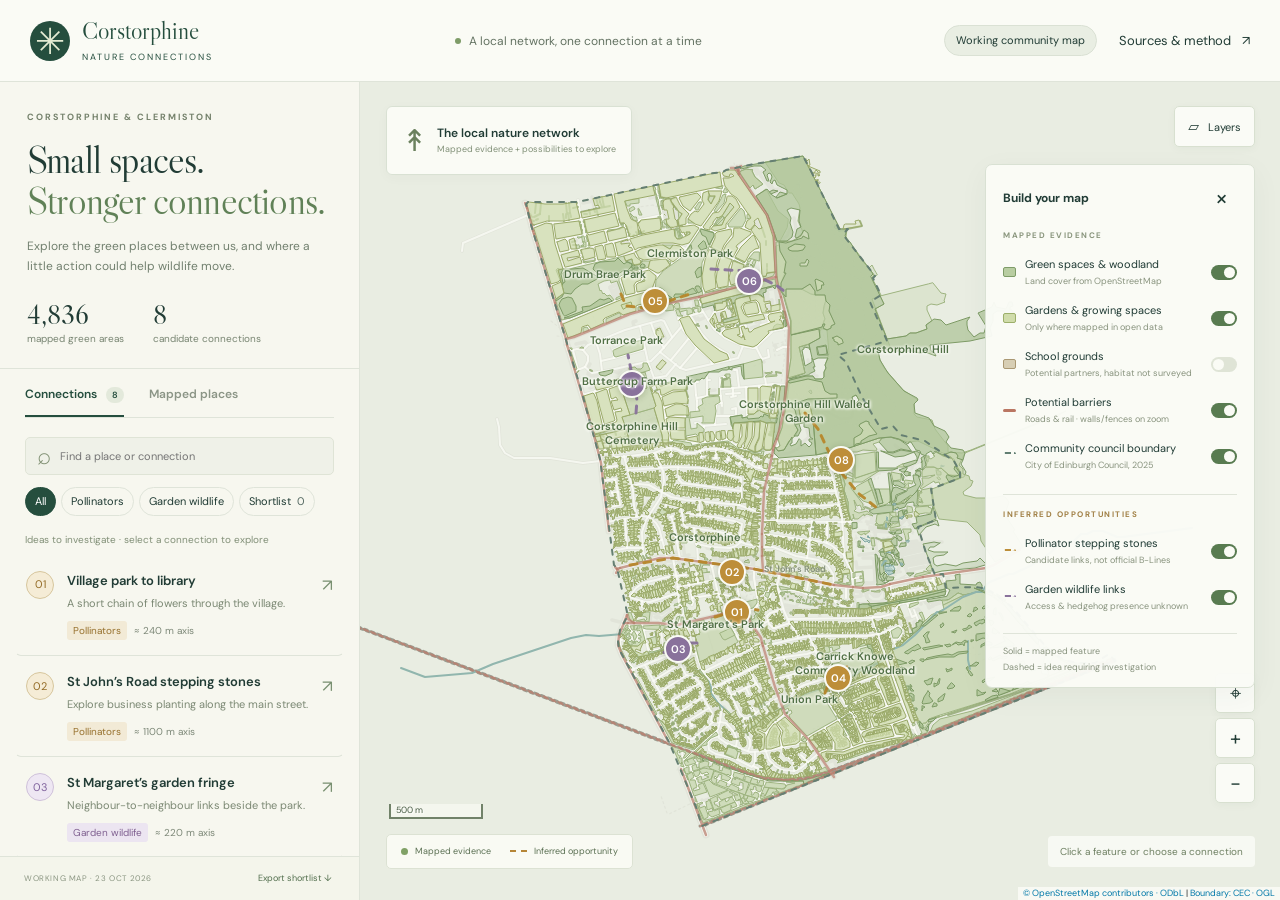
<file: index.html>
<!doctype html>
<html lang="en-GB">
<head>
  <meta charset="utf-8"><meta name="viewport" content="width=device-width,initial-scale=1">
  <meta name="description" content="Explore Corstorphine’s habitats and potential nature connections.">
  <title>Corstorphine · Nature Connections</title>
  <link rel="stylesheet" href="vendor/leaflet.css"><link rel="stylesheet" href="style.css">
</head>
<body>
<header class="topbar">
  <a href="https://corstorphineinbloom.com/" class="brand" aria-label="Corstorphine Nature Connections home"><span class="brand-icon">✳</span><span>Corstorphine<span class="brand-sub">NATURE CONNECTIONS</span></span></a>
  <div class="header-note"><span class="live-dot"></span> A local network, one connection at a time</div>
  <div class="header-actions"><span class="private">Working community map</span><button id="sources" class="text-button">Sources & method <span>↗</span></button></div>
</header>
<main>
  <aside class="sidebar" aria-label="Explore the nature network">
    <div class="intro"><div class="eyebrow">CORSTORPHINE & CLERMISTON</div><h1>Small spaces.<br><em>Stronger connections.</em></h1><p>Explore the green places between us, and where a little action could help wildlife move.</p><div class="stats"><div><strong id="habitat-count">—</strong><span>mapped green areas</span></div><div><strong id="connection-count">—</strong><span>candidate connections</span></div></div></div>
    <div class="explorer">
      <div class="tabs" role="tablist" aria-label="Explore"><button id="connections-tab" class="tab active" role="tab" aria-selected="true">Connections <span id="tab-count"></span></button><button id="places-tab" class="tab" role="tab" aria-selected="false">Mapped places</button></div>
      <div class="search-wrap"><span>⌕</span><input id="search" type="search" placeholder="Find a place or connection" aria-label="Find a place or connection"></div>
      <div class="filters" aria-label="Connection type"><button class="filter active" data-filter="all">All</button><button class="filter" data-filter="pollinator">Pollinators</button><button class="filter" data-filter="garden">Garden wildlife</button><button class="filter" data-filter="saved">Shortlist <span id="saved-count">0</span></button></div>
      <p id="list-context" class="list-context">Ideas to investigate · select a connection to explore</p>
      <div id="results" class="results" aria-live="polite"></div>
    </div>
    <div class="sidebar-footer"><span>WORKING MAP · 23 OCT 2026</span><button id="export" title="Export shortlisted candidates and your notes as GeoJSON">Export shortlist ↓</button></div>
  </aside>
  <section class="map-section" aria-label="Interactive habitat map">
    <div id="map" role="region" aria-label="Map of Corstorphine habitats and candidate connections"></div>
    <div class="map-top"><div class="map-title"><span class="compass">↟</span><div><strong>The local nature network</strong><span>Mapped evidence + possibilities to explore</span></div></div><button id="layers-toggle" class="map-button" aria-expanded="true" aria-controls="layers-panel">▱ <span>Layers</span></button></div>
    <div id="layers-panel" class="layers-panel">
      <div class="panel-heading"><strong>Build your map</strong><button id="close-layers" class="icon-button" aria-label="Close layers">×</button></div>
      <p class="layer-section-title">MAPPED EVIDENCE</p>
      <label class="layer-row"><span class="swatch green"></span><span>Green spaces & woodland<small>Land cover from OpenStreetMap</small></span><input type="checkbox" data-layer="habitat" checked aria-label="Green spaces and woodland"></label>
      <label class="layer-row"><span class="swatch garden"></span><span>Gardens & growing spaces<small>Only where mapped in open data</small></span><input type="checkbox" data-layer="gardens" checked aria-label="Gardens and growing spaces"></label>
      <label class="layer-row"><span class="swatch school"></span><span>School grounds<small>Potential partners, habitat not surveyed</small></span><input type="checkbox" data-layer="schools" aria-label="School grounds"></label>
      <label class="layer-row"><span class="swatch barrier"></span><span>Potential barriers<small>Roads & rail · walls/fences on zoom</small></span><input type="checkbox" data-layer="barriers" checked aria-label="Potential barriers"></label>
      <label class="layer-row"><span class="swatch boundary"></span><span>Community council boundary<small>City of Edinburgh Council, 2025</small></span><input type="checkbox" data-layer="boundary" checked aria-label="Community council boundary"></label>
      <p class="layer-section-title opportunities">INFERRED OPPORTUNITIES</p>
      <label class="layer-row"><span class="swatch bee"></span><span>Pollinator stepping stones<small>Candidate links, not official B-Lines</small></span><input type="checkbox" data-layer="pollinator" checked aria-label="Pollinator stepping stones"></label>
      <label class="layer-row"><span class="swatch wildlife"></span><span>Garden wildlife links<small>Access & hedgehog presence unknown</small></span><input type="checkbox" data-layer="garden" checked aria-label="Garden wildlife links"></label>
      <div class="layer-foot">Solid = mapped feature<br>Dashed = idea requiring investigation</div>
    </div>
    <div class="map-tools"><button id="fit" class="map-button" aria-label="Fit map to community council area" title="Fit local area">⌖</button><button id="zoom-in" class="map-button" aria-label="Zoom in">+</button><button id="zoom-out" class="map-button" aria-label="Zoom out">−</button></div>
    <div class="map-bottom"><div class="map-legend"><span><i class="dot evidence"></i>Mapped evidence</span><span><i class="dash"></i>Inferred opportunity</span></div><div class="map-tip">Click a feature or choose a connection</div></div>
    <div id="detail" class="detail-panel" hidden aria-label="Selected feature details"></div>
    <div id="loading" class="loading">Loading the local nature map…</div>
  </section>
</main>
<dialog id="source-dialog"><div class="dialog-head"><div><div class="eyebrow">READING THE MAP</div><h2>Evidence, ideas & open data</h2></div><button class="icon-button" id="close-sources" aria-label="Close sources">×</button></div><div class="source-content">
  <div class="method-callout">This is a working discussion map. Dashed connections are suggestions for investigation, not surveyed wildlife routes, confirmed habitats or Council-approved projects.</div>
  <h3>What is mapped evidence?</h3><p>Solid green and blue shapes, streets, paths and boundary geometry come from open mapping records. Their existence in a dataset does not establish ecological quality, public access, ownership or current condition. A road is mapped evidence; its effect on a particular species is an inference.</p>
  <h3>Data sources & attribution</h3><div id="source-metadata"></div>
  <p><a href="data/habitats.geojson" download>Download mapped green areas (GeoJSON)</a> · <a href="data/evidence.geojson" download>Download transport, boundaries of gardens & schools (GeoJSON)</a> · <a href="data/boundary.geojson" download>Council boundary (GeoJSON)</a> · <a href="data/candidates.geojson" download>Candidate connections (GeoJSON)</a></p>
  <h3>How the opportunities were drawn</h3><p>Candidate axes were manually drawn between nearby mapped green spaces, streets or neighbourhoods. They are illustrative lines, not least-cost paths or exact intervention sites. Their indicative lengths follow these lines and do not measure an ecological gap. No species movement, planting quality, garden access or flowering continuity has been verified. There is no universal bee-flight threshold applied here.</p>
  <p>Garden wildlife links identify areas for neighbour engagement. Domestic gardens are incompletely mapped; no private garden is assumed to be accessible. The map does not contain a verified hedgehog population, fence-hole inventory or a complete tree canopy layer. Blank areas mean missing information, not absence of habitat.</p>
  <h3>Policy & practical guidance</h3><ul>
  <li><a href="https://www.thrivinggreenspaces.scot/homepage/15/edinburgh-nature-network" target="_blank" rel="noopener">Edinburgh Nature Network</a> — supports connected habitats, improved verges and community involvement. Its official action polygons have not been imported; these candidates need checking against the Council’s network.</li>
  <li><a href="https://www.edinburgh.gov.uk/downloads/file/33491/edinburgh-biodiversityaction-plan-2022-2027" target="_blank" rel="noopener">Edinburgh Biodiversity Action Plan 2022–2027</a> — context for habitat and species projects.</li>
  <li><a href="https://www.buglife.org.uk/our-work/b-lines/" target="_blank" rel="noopener">Buglife B-Lines</a> — flower-rich stepping stones. The official B-Lines dataset is not shown; the amber links are local suggestions.</li>
  <li><a href="https://www.hedgehogstreet.org/help-hedgehogs/link-your-garden/" target="_blank" rel="noopener">Hedgehog Street: link your garden</a> — 13 × 13 cm openings can connect consenting neighbours’ gardens; choose safe locations away from traffic and check suitability with owners.</li>
  <li><a href="https://corstorphineinbloom.com/2026/03/24/corstorphine-library/" target="_blank" rel="noopener">Corstorphine in Bloom’s library planter</a> — local evidence of community planting, with the candidate endpoint approximate. No full planter inventory is claimed.</li>
  <li><a href="https://edinburghgreenspacesforum.wordpress.com/2024/10/13/policy-documents/" target="_blank" rel="noopener">Edinburgh Green Spaces Forum policy guide</a> — links to wider Council policy documents.</li></ul>
  <h3>Before making an intervention</h3><p>Walk the candidate area. Record seasonal flowers, hedge gaps, shade, mowing, lighting and safe crossings. Check land ownership, utilities, permissions and maintenance. Protect pavement access and sightlines. Agree the approach with Council officers and local partners, then measure what changes.</p>
  <h3>Your private working notes</h3><p>Shortlists and notes are saved in this browser only. They do not sync between devices. Export your shortlist to keep or share a copy. No notes are sent to an external service.</p>
</div></dialog>
<dialog id="export-dialog"><div class="dialog-head"><div><div class="eyebrow">YOUR WORKING COPY</div><h2>Export your shortlist</h2></div><button class="icon-button" id="close-export" aria-label="Close export">×</button></div><div class="source-content"><p id="export-summary"></p><p><a id="download-export" class="primary-button" download="corstorphine-nature-shortlist.geojson">Download GeoJSON ↓</a></p><p>You can also select and copy the data below. This copy includes your notes.</p><label for="export-data">Shortlist data</label><textarea id="export-data" readonly style="display:block;width:100%;height:210px;margin-top:8px;padding:10px;font:11px/1.5 monospace;border:1px solid #d4ddcd;border-radius:4px;background:#f2f4e9;color:#213c35"></textarea></div></dialog><div id="toast" role="status" hidden></div>
<script src="vendor/leaflet.js"></script><script src="app.js"></script>
</body></html>
</file>
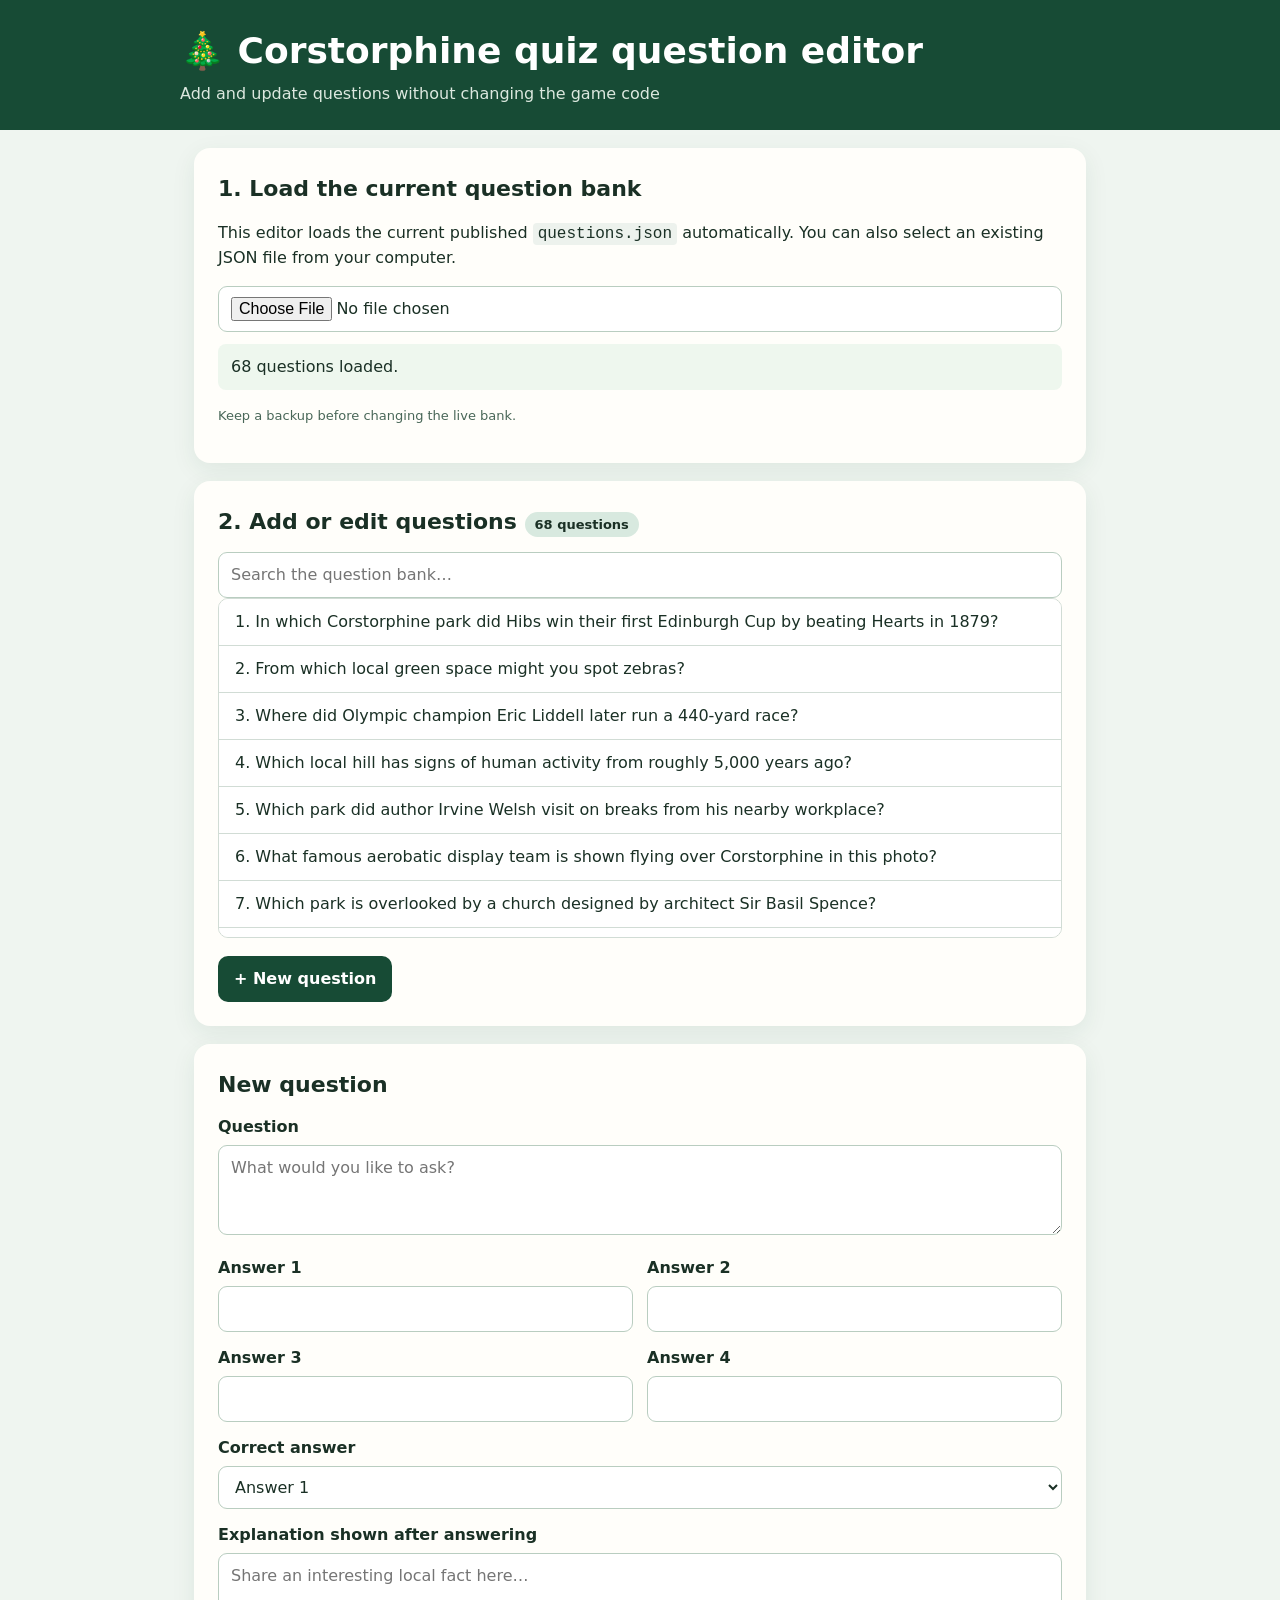
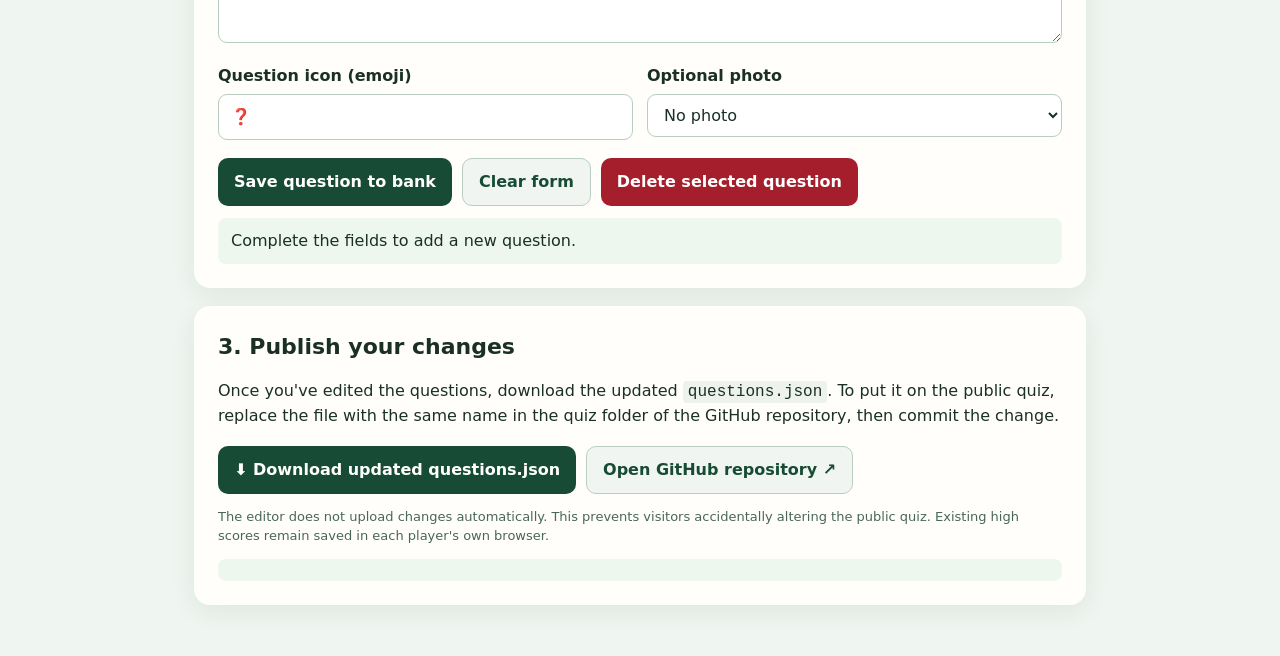
<file: quiz/editor.html>
<!doctype html>
<html lang="en-GB"><head><meta charset="utf-8"><meta name="viewport" content="width=device-width, initial-scale=1"><title>Corstorphine quiz · Question editor</title>
<style>
:root{--green:#174b35;--red:#a82331;--cream:#fffefa;--ink:#1a3025;--line:#d1dcd5}*{box-sizing:border-box}body{font:16px/1.5 system-ui,Arial,sans-serif;margin:0;background:#eff5f0;color:var(--ink)}header{background:var(--green);color:white;padding:24px 18px}header>div,main{max-width:920px;margin:auto}h1{font-size:clamp(26px,5vw,36px);margin:0 0 4px}h2{font-size:22px;margin:0 0 14px}.sub{color:#dce8df;margin:0}.panel{background:var(--cream);border-radius:16px;padding:24px;margin:18px 0;box-shadow:0 7px 25px #164b3514}main{padding:0 14px 35px}input,textarea,select{font:inherit;width:100%;border:1px solid #b9cdc0;border-radius:9px;padding:10px 12px;background:white;color:var(--ink)}textarea{min-height:90px;resize:vertical}label{display:block;font-weight:700;margin:14px 0 6px}.cols{display:grid;grid-template-columns:1fr 1fr;gap:0 14px}button,.button{font:inherit;background:var(--green);color:white;border:0;border-radius:10px;padding:11px 16px;font-weight:700;cursor:pointer;display:inline-block;text-decoration:none}button:hover{filter:brightness(1.12)}button:focus-visible,a:focus-visible,input:focus-visible,textarea:focus-visible,select:focus-visible{outline:3px solid #e6bf68}.secondary{background:#f0f5f2;color:var(--green);border:1px solid #b9cdc0}.danger{background:#a51e2c}.actions{display:flex;gap:10px;flex-wrap:wrap;margin-top:18px}.small{font-size:13px;color:#496758}.status{padding:11px 13px;background:#eef7ee;border-radius:8px;margin-top:12px}.list{max-height:340px;overflow:auto;border:1px solid var(--line);border-radius:10px}.list button{display:block;text-align:left;width:100%;background:white;color:var(--ink);border-bottom:1px solid var(--line);border-radius:0;font-weight:500}.list button:hover,.list button.active{background:#eaf3ed}.pill{display:inline-block;background:#d8e9df;border-radius:50px;padding:3px 10px;font-size:13px;font-weight:700}ol{padding-left:22px}li{margin-bottom:8px}code{background:#edf2ed;padding:2px 5px;border-radius:4px}a{color:#15553e;font-weight:700}@media(max-width:570px){.cols{grid-template-columns:1fr}.panel{padding:17px}}
</style></head><body><header><div><h1>🎄 Corstorphine quiz question editor</h1><p class="sub">Add and update questions without changing the game code</p></div></header><main>
<section class="panel"><h2>1. Load the current question bank</h2><p>This editor loads the current published <code>questions.json</code> automatically. You can also select an existing JSON file from your computer.</p><input type="file" id="importFile" accept=".json,application/json"><p id="loadStatus" class="status" role="status">Loading questions…</p><p class="small">Keep a backup before changing the live bank.</p></section>
<section class="panel"><h2>2. Add or edit questions <span class="pill" id="count">0 questions</span></h2><input id="search" placeholder="Search the question bank…" aria-label="Search questions"><div class="list" id="questionList" aria-label="Saved questions"></div><div class="actions"><button id="newQuestion">+ New question</button></div></section>
<section class="panel"><h2 id="editHeading">New question</h2><label for="question">Question</label><textarea id="question" placeholder="What would you like to ask?"></textarea><div class="cols"><div><label for="answer0">Answer 1</label><input id="answer0"></div><div><label for="answer1">Answer 2</label><input id="answer1"></div><div><label for="answer2">Answer 3</label><input id="answer2"></div><div><label for="answer3">Answer 4</label><input id="answer3"></div></div><label for="correct">Correct answer</label><select id="correct"><option value="0">Answer 1</option><option value="1">Answer 2</option><option value="2">Answer 3</option><option value="3">Answer 4</option></select><label for="info">Explanation shown after answering</label><textarea id="info" placeholder="Share an interesting local fact here…"></textarea><div class="cols"><div><label for="emoji">Question icon (emoji)</label><input id="emoji" maxlength="8" placeholder="🏰"></div><div><label for="photoKey">Optional photo</label><select id="photoKey"><option value="">No photo</option><option value="tower">Corstorphine Hill Tower</option><option value="dower">Dower House</option><option value="church">Old Parish Church</option><option value="doocot">Corstorphine Dovecot</option><option value="planes">Red Arrows</option></select></div></div><div class="actions"><button id="saveQuestion">Save question to bank</button><button class="secondary" id="cancelEdit">Clear form</button><button class="danger" id="deleteQuestion">Delete selected question</button></div><div id="formStatus" class="status" role="status">Select an existing question or choose “New question”.</div></section>
<section class="panel"><h2>3. Publish your changes</h2><p>Once you've edited the questions, download the updated <code>questions.json</code>. To put it on the public quiz, replace the file with the same name in the quiz folder of the GitHub repository, then commit the change.</p><div class="actions"><button id="download">⬇ Download updated questions.json</button><a class="button secondary" href="https://github.com/andrewwallace-dev/corstorphine-nature-connections" target="_blank" rel="noopener">Open GitHub repository ↗</a></div><p class="small">The editor does not upload changes automatically. This prevents visitors accidentally altering the public quiz. Existing high scores remain saved in each player's own browser.</p><div class="status" id="exportStatus" role="status"></div></section>
</main><script>
(()=>{'use strict';
const $=id=>document.getElementById(id);let bank=[],selected=-1;
function status(msg){$('formStatus').textContent=msg;}
function valid(q){return typeof q.q==='string'&&!!q.q.trim()&&Array.isArray(q.a)&&q.a.length===4&&q.a.every(x=>typeof x==='string'&&!!x.trim())&&Number.isInteger(q.right)&&q.right>=0&&q.right<=3&&typeof q.info==='string'&&!!q.info.trim();}
function update(){ $('count').textContent=bank.length+' questions';$('questionList').replaceChildren();const term=$('search').value.trim().toLowerCase();bank.forEach((q,i)=>{if(!q.q.toLowerCase().includes(term))return;const b=document.createElement('button');b.textContent=(i+1)+'. '+q.q;b.className=i===selected?'active':'';b.addEventListener('click',()=>loadForm(i));$('questionList').appendChild(b);}); }
function loadForm(index){selected=index;const q=index<0?{q:'',a:['','','',''],right:0,info:'',emoji:'❓',photoKey:''}:bank[index];$('editHeading').textContent=index<0?'New question':'Edit question '+(index+1);$('question').value=q.q;q.a.forEach((x,i)=>$('answer'+i).value=x);$('correct').value=q.right;$('info').value=q.info;$('emoji').value=q.emoji||'❓';$('photoKey').value=q.photoKey||'';$('deleteQuestion').disabled=index<0;update();status(index<0?'Complete the fields to add a new question.':'Editing an existing question.');}
function importBank(items){if(!Array.isArray(items)||!items.every(valid))throw new Error('Invalid quiz JSON: each question needs four answers, a correct answer and an explanation.');bank=items;loadForm(-1);update();$('loadStatus').textContent=bank.length+' questions loaded.';}
$('importFile').addEventListener('change',async()=>{try{const file=$('importFile').files[0];if(file)importBank(JSON.parse(await file.text()));}catch(e){$('loadStatus').textContent='Could not load file: '+e.message;}});
$('newQuestion').addEventListener('click',()=>{loadForm(-1);$('question').focus();});$('cancelEdit').addEventListener('click',()=>loadForm(-1));$('search').addEventListener('input',update);
$('saveQuestion').addEventListener('click',()=>{const q={q:$('question').value.trim(),a:[0,1,2,3].map(i=>$('answer'+i).value.trim()),right:Number($('correct').value),info:$('info').value.trim(),emoji:$('emoji').value.trim()||'❓'};if($('photoKey').value)q.photoKey=$('photoKey').value;if(!valid(q)){status('Please complete the question, all four answers and the explanation.');return;}if(bank.some((x,i)=>i!==selected&&x.q.toLowerCase()===q.q.toLowerCase())){status('This question already exists.');return;}if(selected<0){bank.push(q);selected=bank.length-1;}else{bank[selected]=q;}update();status('Question saved in this editing session. Download the updated bank to keep your changes.');});
$('deleteQuestion').addEventListener('click',()=>{if(selected<0)return;if(confirm('Delete this question from the bank?')){bank.splice(selected,1);loadForm(-1);status('Question deleted in this editing session. Download the bank to save the change.');}});
$('download').addEventListener('click',()=>{if(bank.length<10){$('exportStatus').textContent='The game needs at least ten questions.';return;}const content=JSON.stringify(bank,null,2);const blob=new Blob([content],{type:'application/json'});const a=document.createElement('a');a.href=URL.createObjectURL(blob);a.download='questions.json';document.body.appendChild(a);a.click();a.remove();setTimeout(()=>URL.revokeObjectURL(a.href),1000);$('exportStatus').textContent='Download created. Replace the website’s questions.json to publish your edits.';});
loadForm(-1);
fetch('./questions.json',{cache:'no-store'}).then(r=>{if(!r.ok)throw new Error('not found');return r.json();}).then(importBank).catch(()=>{$('loadStatus').textContent='Automatic loading unavailable. Choose the questions.json file above to start editing.';});
})();
</script></body></html>
</file>
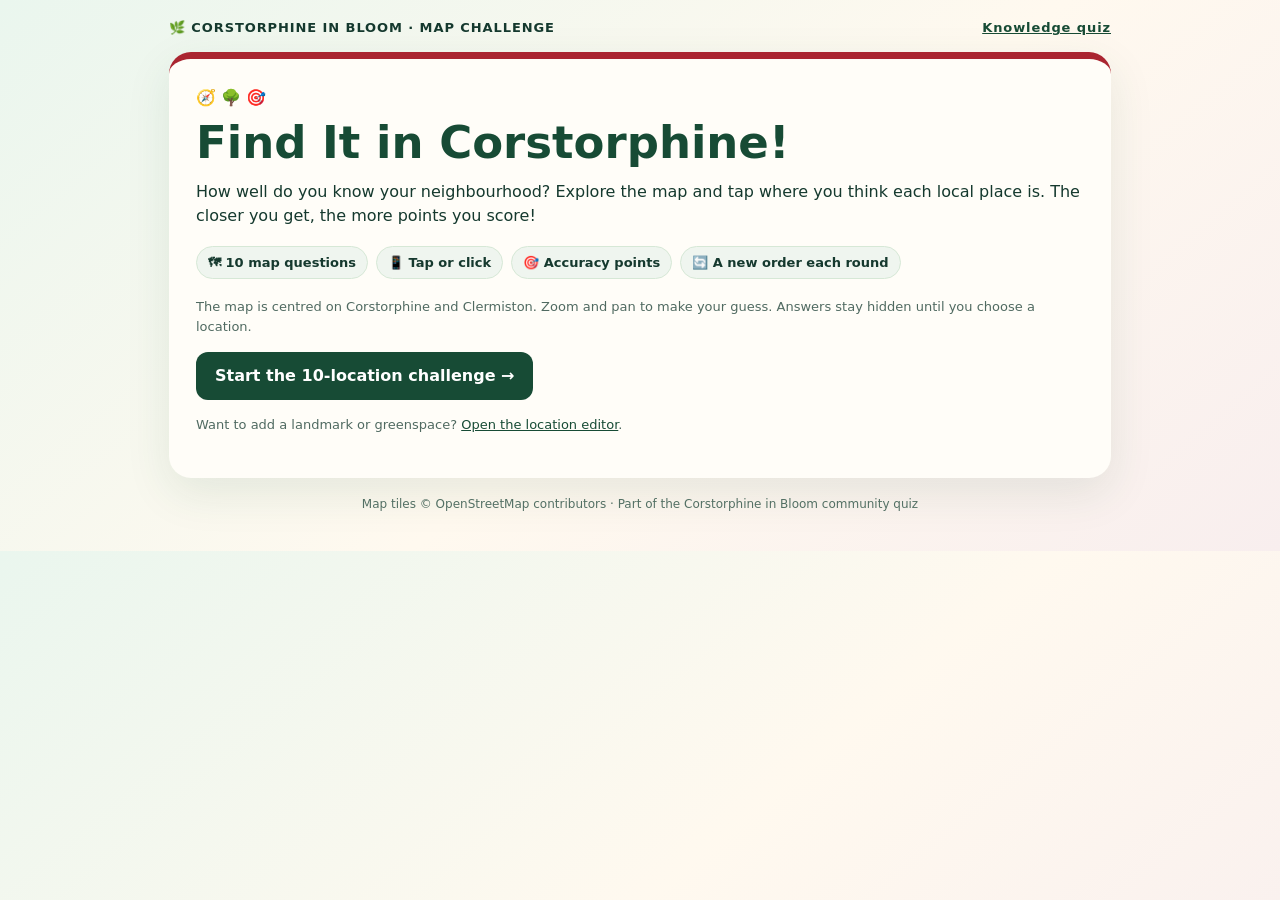
<file: quiz/map.html>
<!doctype html><html lang="en-GB"><head><meta charset="utf-8"><meta name="viewport" content="width=device-width,initial-scale=1"><title>Find It in Corstorphine! – Map Challenge</title><link rel="stylesheet" href="../vendor/leaflet.css"><style>
:root{--pine:#174b35;--red:#aa2530;--gold:#edc85e;--ink:#15392e;--muted:#506a61;--paper:#fffdf8}*{box-sizing:border-box}body{margin:0;font:16px/1.5 system-ui,-apple-system,Segoe UI,Arial,sans-serif;background:linear-gradient(140deg,#eaf6ee,#fff9ef 55%,#f8eeee);color:var(--ink)}a{color:var(--pine)}button{font:inherit;cursor:pointer}button:focus-visible,a:focus-visible{outline:3px solid var(--gold);outline-offset:3px}.wrap{max-width:970px;margin:0 auto;padding:18px 14px 38px}.brand{display:flex;gap:10px;align-items:center;justify-content:space-between;margin:0 0 14px;font-size:13px;font-weight:800;letter-spacing:.07em}.panel{padding:clamp(16px,3vw,27px);border-radius:22px;background:var(--paper);box-shadow:0 15px 45px #1b553e1a;border-top:7px solid var(--red)}h1{font-size:clamp(30px,5vw,45px);line-height:1.12;margin:8px 0 12px;color:var(--pine)}h2{font-size:clamp(23px,3.5vw,31px);line-height:1.2;margin:6px 0 12px}p{margin:0 0 16px}.sub{color:var(--muted)}.chips{display:flex;gap:8px;flex-wrap:wrap;margin:18px 0}.chip{background:#eff5ef;border:1px solid #d6e8d6;border-radius:50px;padding:6px 11px;font-weight:700;font-size:13px}.btn{padding:12px 19px;border-radius:12px;background:var(--pine);color:white;border:0;font-weight:800;min-height:46px}.btn:hover{background:#246b4b}.btn.alt{background:white;color:var(--pine);border:2px solid #bdd9c9}.btn:disabled{opacity:.5;cursor:not-allowed}.hidden{display:none!important}.scoreline{display:flex;justify-content:space-between;font-weight:800;font-size:14px;color:var(--muted);gap:10px}.bar{background:#e4eee8;height:9px;border-radius:50px;overflow:hidden;margin:10px 0 16px}.bar>div{height:100%;width:0;background:linear-gradient(90deg,var(--pine),var(--gold));transition:width .2s}.mapwrap{position:relative;border:2px solid #d9e5de;border-radius:16px;overflow:hidden;background:#e4ece6}#map{height:min(55vh,465px);min-height:300px;z-index:0}.maphint{position:absolute;left:10px;bottom:10px;background:#fffefaed;border-radius:10px;padding:8px 12px;font-size:12px;font-weight:750;z-index:500;box-shadow:0 2px 9px #1234;pointer-events:none}.mapfallback{padding:15px;background:#fff4d6}.row{display:flex;gap:10px;align-items:center;flex-wrap:wrap}.row.between{justify-content:space-between}.feedback{padding:14px;margin:15px 0;background:#eaf5ec;border-left:5px solid #348a5d;border-radius:10px}.points{font-size:53px;font-weight:900;color:var(--pine);line-height:1}.result{background:#f4f8f3;border-radius:16px;padding:17px;margin:18px 0}.small{font-size:13px;color:var(--muted)}.footer{text-align:center;color:#537064;font-size:12px;margin-top:17px}.filters{display:flex;flex-wrap:wrap;gap:9px}select{border:2px solid #d6e7dc;border-radius:10px;padding:8px;font:inherit}input[type=text]{border:2px solid #d6e7dc;border-radius:10px;padding:10px;font:inherit;min-width:130px}.board{padding-left:22px}.board li{margin:5px 0}.alert{color:#7b2a28;font-weight:700} @media(max-width:600px){#map{height:48vh;min-height:285px}.panel{padding:17px}.btn{width:100%}.row.between{align-items:stretch}h2{font-size:23px}}
</style></head><body><div class="wrap"><header class="brand"><div>🌿 CORSTORPHINE IN BLOOM · MAP CHALLENGE</div><a href="./">Knowledge quiz</a></header><main class="panel"><section id="intro"><div>🧭 🌳 🎯</div><h1>Find It in Corstorphine!</h1><p>How well do you know your neighbourhood? Explore the map and tap where you think each local place is. The closer you get, the more points you score!</p><div class="chips"><span class="chip">🗺 10 map questions</span><span class="chip">📱 Tap or click</span><span class="chip">🎯 Accuracy points</span><span class="chip">🔄 A new order each round</span></div><p class="small">The map is centred on Corstorphine and Clermiston. Zoom and pan to make your guess. Answers stay hidden until you choose a location.</p><button class="btn" id="start">Start map challenge →</button><p class="small" style="margin-top:15px">Want to add a landmark or greenspace? <a href="map-editor.html">Open the location editor</a>.</p></section><section id="game" class="hidden"><div class="scoreline"><span id="counter">Question 1 of 10</span><span id="total">0 points</span></div><div class="bar"><div id="progress"></div></div><h2 id="question"></h2><div class="row between" style="margin:0 0 12px"><span id="status" class="sub">Tap or click on the map to guess.</span><button class="btn alt" id="recenter" style="min-height:36px;padding:6px 12px;width:auto">Reset map view</button></div><div class="mapwrap"><div id="map" aria-label="Interactive map for selecting a location"></div><div class="maphint" id="hint">📍 Click / tap to place your answer</div></div><div class="mapfallback hidden" id="maperror" role="alert">The map could not load. Check your internet connection and refresh this page.</div><div id="feedback" class="feedback hidden" role="status" aria-live="polite"></div><div class="row between" style="margin-top:15px"><span class="small" id="pts"></span><button class="btn hidden" id="next">Next location →</button></div></section><section id="finish" class="hidden"><div>🏆 🎄</div><h1 id="rank">Corstorphine Map Explorer</h1><p id="message"></p><div class="result"><div class="points" id="finalPoints">0</div><p>out of <strong id="possible">1,000</strong> possible points</p><p id="correct"></p></div><div class="row"><button class="btn" id="again">Play again ↻</button><button class="btn alt" id="share">Share my score</button></div><p id="sharefeedback" class="small" role="status"></p><div class="result"><h2 style="font-size:21px">Family challenge</h2><label for="nickname">Player nickname</label> <input type="text" id="nickname" maxlength="22" placeholder="e.g. Granny Jean"><button class="btn alt" id="save" style="margin:8px">Save score</button><ol class="board" id="board"></ol><p class="small">This family scoreboard stays on this browser only.</p></div><p>Enjoy discovering your neighbourhood? <a href="https://corstorphineinbloom.com/" target="_blank" rel="noopener">See what Corstorphine in Bloom is doing</a> — even 15 minutes can help.</p></section></main><div class="footer">Map tiles © OpenStreetMap contributors · Part of the Corstorphine in Bloom community quiz</div></div><script src="../vendor/leaflet.js"></script><script>
(()=>{'use strict';const $=id=>document.getElementById(id);const show=id=>['intro','game','finish'].forEach(x=>$(x).classList.toggle('hidden',x!==id));const fullView=[[55.932,-3.306],[55.962,-3.265]];let map,locations=[],round=[],idx=0,score=0,locked=false,guessMarker=null,actualMarker=null,linkLine=null,answerCircle=null,lastPick=[];const boardKey='corstorphine-map-quiz-board-v1';const loadBoard=()=>{try{return JSON.parse(localStorage.getItem(boardKey)||'[]')}catch{return []}};function shuffle(a){let x=[...a];for(let i=x.length-1;i>0;i--){let j=Math.floor(Math.random()*(i+1));[x[i],x[j]]=[x[j],x[i]]}return x}function initMap(){if(map)return;if(typeof L==='undefined'){$('maperror').classList.remove('hidden');return;}map=L.map('map',{zoomControl:true}).fitBounds(fullView);L.tileLayer('https://{s}.tile.openstreetmap.org/{z}/{x}/{y}.png',{maxZoom:19,attribution:'© OpenStreetMap contributors'}).addTo(map);map.on('click',e=>guess(e.latlng));}function resetView(){if(map){map.fitBounds(fullView);}}function clearAnswers(){if(!map)return;[guessMarker,actualMarker,linkLine,answerCircle].forEach(layer=>{if(layer)map.removeLayer(layer)});guessMarker=actualMarker=linkLine=answerCircle=null;}
function dist(a,b){const R=6371000,rad=Math.PI/180,dLat=(b.lat-a.lat)*rad,dLon=(b.lng-a.lng)*rad,lat1=a.lat*rad,lat2=b.lat*rad,x=Math.sin(dLat/2)**2+Math.cos(lat1)*Math.cos(lat2)*Math.sin(dLon/2)**2;return 2*R*Math.atan2(Math.sqrt(x),Math.sqrt(1-x))}
function points(d,r){if(d<=r)return 100;if(d<=Math.max(r*2,90))return 75;if(d<=Math.max(r*4,220))return 40;if(d<=Math.max(r*7,400))return 15;return 0}
function start(){const enabled=locations.filter(x=>x.enabled&&Number.isFinite(x.lat)&&Number.isFinite(x.lng));if(!enabled.length){alert('No map locations are available.');return;}let fresh=shuffle(enabled.filter(x=>!lastPick.includes(x.id))),repeat=shuffle(enabled.filter(x=>lastPick.includes(x.id)));round=[...fresh,...repeat].slice(0,Math.min(10,enabled.length));round=shuffle(round);lastPick=round.map(x=>x.id);idx=score=0;show('game');initMap();setTimeout(()=>{if(map){map.invalidateSize();resetView()}render()},20)}function render(){locked=false;clearAnswers();let q=round[idx];$('counter').textContent=`Location ${idx+1} of ${round.length}`;$('total').textContent=`${score} points`;$('progress').style.width=(idx/round.length*100)+'%';$('question').textContent=q.question;$('status').textContent='Tap or click anywhere on the map to guess.';$('hint').textContent='📍 Click / tap to place your answer';$('feedback').classList.add('hidden');$('next').classList.add('hidden');$('pts').textContent='';resetView();}
function guess(pos){if(locked||$('game').classList.contains('hidden'))return;locked=true;let q=round[idx],actual=L.latLng(q.lat,q.lng),d=dist(pos,actual),p=points(d,q.radius);score+=p;guessMarker=L.circleMarker(pos,{radius:9,color:'#b22332',weight:3,fillColor:'#fff',fillOpacity:1}).addTo(map).bindTooltip('Your guess',{permanent:true,direction:'top'});actualMarker=L.circleMarker(actual,{radius:10,color:'#166c48',weight:3,fillColor:'#51bd7f',fillOpacity:1}).addTo(map).bindTooltip('Correct location',{permanent:true,direction:'bottom'});answerCircle=L.circle(actual,{radius:q.radius,color:'#20815c',weight:2,fillOpacity:.11,dashArray:'5 5'}).addTo(map);linkLine=L.polyline([pos,actual],{color:'#9a6572',dashArray:'6 7',weight:2}).addTo(map);map.fitBounds(L.latLngBounds([pos,actual]).pad(.4),{maxZoom:16});$('total').textContent=`${score} points`;$('status').textContent=`${Math.round(d)} metres from the location`;$('hint').textContent='🔴 Your guess · 🟢 Correct location';$('feedback').replaceChildren();let strong=document.createElement('strong');strong.textContent=`${p===100?'🎯 Bullseye!':p>=75?'✨ Very close!':p>=40?'👍 Good try!':'🧭 Now you know!'} +${p} points`;let info=document.createElement('p');info.textContent=q.name+' — '+q.note;info.style.margin='6px 0 0';$('feedback').append(strong,info);$('feedback').classList.remove('hidden');$('progress').style.width=((idx+1)/round.length*100)+'%';$('next').textContent=idx===round.length-1?'See my score →':'Next location →';$('next').classList.remove('hidden');$('next').focus({preventScroll:true});}
function finish(){show('finish');let max=round.length*100,pct=score/max;$('finalPoints').textContent=score.toLocaleString('en-GB');$('possible').textContent=max.toLocaleString('en-GB');$('rank').textContent=pct>=.9?'Corstorphine Map Legend':pct>=.7?'Local Navigator':pct>=.45?'Neighbourhood Explorer':'Curious Corstorphiner';$('message').textContent='You have explored '+round.length+' local places. Challenge someone at home or play again for a fresh mix.';$('correct').textContent=pct>=.9?'An impressive sense of direction!':'You might discover a few places worth visiting.';renderBoard();window.scrollTo({top:0,behavior:'smooth'})}function renderBoard(){const el=$('board');el.replaceChildren();const list=loadBoard();if(!list.length){let li=document.createElement('li');li.textContent='No family scores yet';el.appendChild(li);return;}for(const v of list){let li=document.createElement('li');li.textContent=`${v.name} — ${v.points} / ${v.max} points`;el.appendChild(li)}}$('start').addEventListener('click',start);$('again').addEventListener('click',start);$('next').addEventListener('click',()=>{idx++;if(idx<round.length)render();else finish()});$('recenter').addEventListener('click',resetView);$('save').addEventListener('click',()=>{let name=$('nickname').value.trim().slice(0,22)||'Neighbour';let b=loadBoard();b.push({name,points:score,max:round.length*100});b.sort((a,b)=>(b.points/b.max)-(a.points/a.max));b=b.slice(0,10);try{localStorage.setItem(boardKey,JSON.stringify(b));renderBoard()}catch{$('sharefeedback').textContent='Your browser is not allowing score storage.'}});$('share').addEventListener('click',async()=>{let msg=`I scored ${score}/${round.length*100} on Find It in Corstorphine! Can you find the local landmarks? ${location.href}`;try{if(navigator.share)await navigator.share({title:'Find It in Corstorphine!',text:msg});else if(navigator.clipboard){await navigator.clipboard.writeText(msg);$('sharefeedback').textContent='Score and link copied!'}else $('sharefeedback').textContent=msg}catch(e){if(e.name!=='AbortError')$('sharefeedback').textContent=msg}});fetch('locations.json',{cache:'no-store'}).then(r=>{if(!r.ok)throw Error('Could not load locations');return r.json()}).then(x=>{locations=x;const enabled=x.filter(q=>q.enabled&&Number.isFinite(q.lat));$('start').textContent=`Start the ${Math.min(10,enabled.length)}-location challenge →`}).catch(e=>{$('start').disabled=true;let p=document.createElement('p');p.className='alert';p.textContent='Unable to load location bank. Please refresh the page.';$('intro').appendChild(p)});
})();
</script></body></html>
</file>
<file: vendor/leaflet.css>
/* required styles */

.leaflet-pane,
.leaflet-tile,
.leaflet-marker-icon,
.leaflet-marker-shadow,
.leaflet-tile-container,
.leaflet-pane > svg,
.leaflet-pane > canvas,
.leaflet-zoom-box,
.leaflet-image-layer,
.leaflet-layer {
	position: absolute;
	left: 0;
	top: 0;
	}
.leaflet-container {
	overflow: hidden;
	}
.leaflet-tile,
.leaflet-marker-icon,
.leaflet-marker-shadow {
	-webkit-user-select: none;
	   -moz-user-select: none;
	        user-select: none;
	  -webkit-user-drag: none;
	}
/* Prevents IE11 from highlighting tiles in blue */
.leaflet-tile::selection {
	background: transparent;
}
/* Safari renders non-retina tile on retina better with this, but Chrome is worse */
.leaflet-safari .leaflet-tile {
	image-rendering: -webkit-optimize-contrast;
	}
/* hack that prevents hw layers "stretching" when loading new tiles */
.leaflet-safari .leaflet-tile-container {
	width: 1600px;
	height: 1600px;
	-webkit-transform-origin: 0 0;
	}
.leaflet-marker-icon,
.leaflet-marker-shadow {
	display: block;
	}
/* .leaflet-container svg: reset svg max-width decleration shipped in Joomla! (joomla.org) 3.x */
/* .leaflet-container img: map is broken in FF if you have max-width: 100% on tiles */
.leaflet-container .leaflet-overlay-pane svg {
	max-width: none !important;
	max-height: none !important;
	}
.leaflet-container .leaflet-marker-pane img,
.leaflet-container .leaflet-shadow-pane img,
.leaflet-container .leaflet-tile-pane img,
.leaflet-container img.leaflet-image-layer,
.leaflet-container .leaflet-tile {
	max-width: none !important;
	max-height: none !important;
	width: auto;
	padding: 0;
	}

.leaflet-container img.leaflet-tile {
	/* See: https://bugs.chromium.org/p/chromium/issues/detail?id=600120 */
	mix-blend-mode: plus-lighter;
}

.leaflet-container.leaflet-touch-zoom {
	-ms-touch-action: pan-x pan-y;
	touch-action: pan-x pan-y;
	}
.leaflet-container.leaflet-touch-drag {
	-ms-touch-action: pinch-zoom;
	/* Fallback for FF which doesn't support pinch-zoom */
	touch-action: none;
	touch-action: pinch-zoom;
}
.leaflet-container.leaflet-touch-drag.leaflet-touch-zoom {
	-ms-touch-action: none;
	touch-action: none;
}
.leaflet-container {
	-webkit-tap-highlight-color: transparent;
}
.leaflet-container a {
	-webkit-tap-highlight-color: rgba(51, 181, 229, 0.4);
}
.leaflet-tile {
	filter: inherit;
	visibility: hidden;
	}
.leaflet-tile-loaded {
	visibility: inherit;
	}
.leaflet-zoom-box {
	width: 0;
	height: 0;
	-moz-box-sizing: border-box;
	     box-sizing: border-box;
	z-index: 800;
	}
/* workaround for https://bugzilla.mozilla.org/show_bug.cgi?id=888319 */
.leaflet-overlay-pane svg {
	-moz-user-select: none;
	}

.leaflet-pane         { z-index: 400; }

.leaflet-tile-pane    { z-index: 200; }
.leaflet-overlay-pane { z-index: 400; }
.leaflet-shadow-pane  { z-index: 500; }
.leaflet-marker-pane  { z-index: 600; }
.leaflet-tooltip-pane   { z-index: 650; }
.leaflet-popup-pane   { z-index: 700; }

.leaflet-map-pane canvas { z-index: 100; }
.leaflet-map-pane svg    { z-index: 200; }

.leaflet-vml-shape {
	width: 1px;
	height: 1px;
	}
.lvml {
	behavior: url(#default#VML);
	display: inline-block;
	position: absolute;
	}


/* control positioning */

.leaflet-control {
	position: relative;
	z-index: 800;
	pointer-events: visiblePainted; /* IE 9-10 doesn't have auto */
	pointer-events: auto;
	}
.leaflet-top,
.leaflet-bottom {
	position: absolute;
	z-index: 1000;
	pointer-events: none;
	}
.leaflet-top {
	top: 0;
	}
.leaflet-right {
	right: 0;
	}
.leaflet-bottom {
	bottom: 0;
	}
.leaflet-left {
	left: 0;
	}
.leaflet-control {
	float: left;
	clear: both;
	}
.leaflet-right .leaflet-control {
	float: right;
	}
.leaflet-top .leaflet-control {
	margin-top: 10px;
	}
.leaflet-bottom .leaflet-control {
	margin-bottom: 10px;
	}
.leaflet-left .leaflet-control {
	margin-left: 10px;
	}
.leaflet-right .leaflet-control {
	margin-right: 10px;
	}


/* zoom and fade animations */

.leaflet-fade-anim .leaflet-popup {
	opacity: 0;
	-webkit-transition: opacity 0.2s linear;
	   -moz-transition: opacity 0.2s linear;
	        transition: opacity 0.2s linear;
	}
.leaflet-fade-anim .leaflet-map-pane .leaflet-popup {
	opacity: 1;
	}
.leaflet-zoom-animated {
	-webkit-transform-origin: 0 0;
	    -ms-transform-origin: 0 0;
	        transform-origin: 0 0;
	}
svg.leaflet-zoom-animated {
	will-change: transform;
}

.leaflet-zoom-anim .leaflet-zoom-animated {
	-webkit-transition: -webkit-transform 0.25s cubic-bezier(0,0,0.25,1);
	   -moz-transition:    -moz-transform 0.25s cubic-bezier(0,0,0.25,1);
	        transition:         transform 0.25s cubic-bezier(0,0,0.25,1);
	}
.leaflet-zoom-anim .leaflet-tile,
.leaflet-pan-anim .leaflet-tile {
	-webkit-transition: none;
	   -moz-transition: none;
	        transition: none;
	}

.leaflet-zoom-anim .leaflet-zoom-hide {
	visibility: hidden;
	}


/* cursors */

.leaflet-interactive {
	cursor: pointer;
	}
.leaflet-grab {
	cursor: -webkit-grab;
	cursor:    -moz-grab;
	cursor:         grab;
	}
.leaflet-crosshair,
.leaflet-crosshair .leaflet-interactive {
	cursor: crosshair;
	}
.leaflet-popup-pane,
.leaflet-control {
	cursor: auto;
	}
.leaflet-dragging .leaflet-grab,
.leaflet-dragging .leaflet-grab .leaflet-interactive,
.leaflet-dragging .leaflet-marker-draggable {
	cursor: move;
	cursor: -webkit-grabbing;
	cursor:    -moz-grabbing;
	cursor:         grabbing;
	}

/* marker & overlays interactivity */
.leaflet-marker-icon,
.leaflet-marker-shadow,
.leaflet-image-layer,
.leaflet-pane > svg path,
.leaflet-tile-container {
	pointer-events: none;
	}

.leaflet-marker-icon.leaflet-interactive,
.leaflet-image-layer.leaflet-interactive,
.leaflet-pane > svg path.leaflet-interactive,
svg.leaflet-image-layer.leaflet-interactive path {
	pointer-events: visiblePainted; /* IE 9-10 doesn't have auto */
	pointer-events: auto;
	}

/* visual tweaks */

.leaflet-container {
	background: #ddd;
	outline-offset: 1px;
	}
.leaflet-container a {
	color: #0078A8;
	}
.leaflet-zoom-box {
	border: 2px dotted #38f;
	background: rgba(255,255,255,0.5);
	}


/* general typography */
.leaflet-container {
	font-family: "Helvetica Neue", Arial, Helvetica, sans-serif;
	font-size: 12px;
	font-size: 0.75rem;
	line-height: 1.5;
	}


/* general toolbar styles */

.leaflet-bar {
	box-shadow: 0 1px 5px rgba(0,0,0,0.65);
	border-radius: 4px;
	}
.leaflet-bar a {
	background-color: #fff;
	border-bottom: 1px solid #ccc;
	width: 26px;
	height: 26px;
	line-height: 26px;
	display: block;
	text-align: center;
	text-decoration: none;
	color: black;
	}
.leaflet-bar a,
.leaflet-control-layers-toggle {
	background-position: 50% 50%;
	background-repeat: no-repeat;
	display: block;
	}
.leaflet-bar a:hover,
.leaflet-bar a:focus {
	background-color: #f4f4f4;
	}
.leaflet-bar a:first-child {
	border-top-left-radius: 4px;
	border-top-right-radius: 4px;
	}
.leaflet-bar a:last-child {
	border-bottom-left-radius: 4px;
	border-bottom-right-radius: 4px;
	border-bottom: none;
	}
.leaflet-bar a.leaflet-disabled {
	cursor: default;
	background-color: #f4f4f4;
	color: #bbb;
	}

.leaflet-touch .leaflet-bar a {
	width: 30px;
	height: 30px;
	line-height: 30px;
	}
.leaflet-touch .leaflet-bar a:first-child {
	border-top-left-radius: 2px;
	border-top-right-radius: 2px;
	}
.leaflet-touch .leaflet-bar a:last-child {
	border-bottom-left-radius: 2px;
	border-bottom-right-radius: 2px;
	}

/* zoom control */

.leaflet-control-zoom-in,
.leaflet-control-zoom-out {
	font: bold 18px 'Lucida Console', Monaco, monospace;
	text-indent: 1px;
	}

.leaflet-touch .leaflet-control-zoom-in, .leaflet-touch .leaflet-control-zoom-out  {
	font-size: 22px;
	}


/* layers control */

.leaflet-control-layers {
	box-shadow: 0 1px 5px rgba(0,0,0,0.4);
	background: #fff;
	border-radius: 5px;
	}
.leaflet-control-layers-toggle {
	background-image: url(images/layers.png);
	width: 36px;
	height: 36px;
	}
.leaflet-retina .leaflet-control-layers-toggle {
	background-image: url(images/layers-2x.png);
	background-size: 26px 26px;
	}
.leaflet-touch .leaflet-control-layers-toggle {
	width: 44px;
	height: 44px;
	}
.leaflet-control-layers .leaflet-control-layers-list,
.leaflet-control-layers-expanded .leaflet-control-layers-toggle {
	display: none;
	}
.leaflet-control-layers-expanded .leaflet-control-layers-list {
	display: block;
	position: relative;
	}
.leaflet-control-layers-expanded {
	padding: 6px 10px 6px 6px;
	color: #333;
	background: #fff;
	}
.leaflet-control-layers-scrollbar {
	overflow-y: scroll;
	overflow-x: hidden;
	padding-right: 5px;
	}
.leaflet-control-layers-selector {
	margin-top: 2px;
	position: relative;
	top: 1px;
	}
.leaflet-control-layers label {
	display: block;
	font-size: 13px;
	font-size: 1.08333em;
	}
.leaflet-control-layers-separator {
	height: 0;
	border-top: 1px solid #ddd;
	margin: 5px -10px 5px -6px;
	}

/* Default icon URLs */
.leaflet-default-icon-path { /* used only in path-guessing heuristic, see L.Icon.Default */
	background-image: url(images/marker-icon.png);
	}


/* attribution and scale controls */

.leaflet-container .leaflet-control-attribution {
	background: #fff;
	background: rgba(255, 255, 255, 0.8);
	margin: 0;
	}
.leaflet-control-attribution,
.leaflet-control-scale-line {
	padding: 0 5px;
	color: #333;
	line-height: 1.4;
	}
.leaflet-control-attribution a {
	text-decoration: none;
	}
.leaflet-control-attribution a:hover,
.leaflet-control-attribution a:focus {
	text-decoration: underline;
	}
.leaflet-attribution-flag {
	display: inline !important;
	vertical-align: baseline !important;
	width: 1em;
	height: 0.6669em;
	}
.leaflet-left .leaflet-control-scale {
	margin-left: 5px;
	}
.leaflet-bottom .leaflet-control-scale {
	margin-bottom: 5px;
	}
.leaflet-control-scale-line {
	border: 2px solid #777;
	border-top: none;
	line-height: 1.1;
	padding: 2px 5px 1px;
	white-space: nowrap;
	-moz-box-sizing: border-box;
	     box-sizing: border-box;
	background: rgba(255, 255, 255, 0.8);
	text-shadow: 1px 1px #fff;
	}
.leaflet-control-scale-line:not(:first-child) {
	border-top: 2px solid #777;
	border-bottom: none;
	margin-top: -2px;
	}
.leaflet-control-scale-line:not(:first-child):not(:last-child) {
	border-bottom: 2px solid #777;
	}

.leaflet-touch .leaflet-control-attribution,
.leaflet-touch .leaflet-control-layers,
.leaflet-touch .leaflet-bar {
	box-shadow: none;
	}
.leaflet-touch .leaflet-control-layers,
.leaflet-touch .leaflet-bar {
	border: 2px solid rgba(0,0,0,0.2);
	background-clip: padding-box;
	}


/* popup */

.leaflet-popup {
	position: absolute;
	text-align: center;
	margin-bottom: 20px;
	}
.leaflet-popup-content-wrapper {
	padding: 1px;
	text-align: left;
	border-radius: 12px;
	}
.leaflet-popup-content {
	margin: 13px 24px 13px 20px;
	line-height: 1.3;
	font-size: 13px;
	font-size: 1.08333em;
	min-height: 1px;
	}
.leaflet-popup-content p {
	margin: 17px 0;
	margin: 1.3em 0;
	}
.leaflet-popup-tip-container {
	width: 40px;
	height: 20px;
	position: absolute;
	left: 50%;
	margin-top: -1px;
	margin-left: -20px;
	overflow: hidden;
	pointer-events: none;
	}
.leaflet-popup-tip {
	width: 17px;
	height: 17px;
	padding: 1px;

	margin: -10px auto 0;
	pointer-events: auto;

	-webkit-transform: rotate(45deg);
	   -moz-transform: rotate(45deg);
	    -ms-transform: rotate(45deg);
	        transform: rotate(45deg);
	}
.leaflet-popup-content-wrapper,
.leaflet-popup-tip {
	background: white;
	color: #333;
	box-shadow: 0 3px 14px rgba(0,0,0,0.4);
	}
.leaflet-container a.leaflet-popup-close-button {
	position: absolute;
	top: 0;
	right: 0;
	border: none;
	text-align: center;
	width: 24px;
	height: 24px;
	font: 16px/24px Tahoma, Verdana, sans-serif;
	color: #757575;
	text-decoration: none;
	background: transparent;
	}
.leaflet-container a.leaflet-popup-close-button:hover,
.leaflet-container a.leaflet-popup-close-button:focus {
	color: #585858;
	}
.leaflet-popup-scrolled {
	overflow: auto;
	}

.leaflet-oldie .leaflet-popup-content-wrapper {
	-ms-zoom: 1;
	}
.leaflet-oldie .leaflet-popup-tip {
	width: 24px;
	margin: 0 auto;

	-ms-filter: "progid:DXImageTransform.Microsoft.Matrix(M11=0.70710678, M12=0.70710678, M21=-0.70710678, M22=0.70710678)";
	filter: progid:DXImageTransform.Microsoft.Matrix(M11=0.70710678, M12=0.70710678, M21=-0.70710678, M22=0.70710678);
	}

.leaflet-oldie .leaflet-control-zoom,
.leaflet-oldie .leaflet-control-layers,
.leaflet-oldie .leaflet-popup-content-wrapper,
.leaflet-oldie .leaflet-popup-tip {
	border: 1px solid #999;
	}


/* div icon */

.leaflet-div-icon {
	background: #fff;
	border: 1px solid #666;
	}


/* Tooltip */
/* Base styles for the element that has a tooltip */
.leaflet-tooltip {
	position: absolute;
	padding: 6px;
	background-color: #fff;
	border: 1px solid #fff;
	border-radius: 3px;
	color: #222;
	white-space: nowrap;
	-webkit-user-select: none;
	-moz-user-select: none;
	-ms-user-select: none;
	user-select: none;
	pointer-events: none;
	box-shadow: 0 1px 3px rgba(0,0,0,0.4);
	}
.leaflet-tooltip.leaflet-interactive {
	cursor: pointer;
	pointer-events: auto;
	}
.leaflet-tooltip-top:before,
.leaflet-tooltip-bottom:before,
.leaflet-tooltip-left:before,
.leaflet-tooltip-right:before {
	position: absolute;
	pointer-events: none;
	border: 6px solid transparent;
	background: transparent;
	content: "";
	}

/* Directions */

.leaflet-tooltip-bottom {
	margin-top: 6px;
}
.leaflet-tooltip-top {
	margin-top: -6px;
}
.leaflet-tooltip-bottom:before,
.leaflet-tooltip-top:before {
	left: 50%;
	margin-left: -6px;
	}
.leaflet-tooltip-top:before {
	bottom: 0;
	margin-bottom: -12px;
	border-top-color: #fff;
	}
.leaflet-tooltip-bottom:before {
	top: 0;
	margin-top: -12px;
	margin-left: -6px;
	border-bottom-color: #fff;
	}
.leaflet-tooltip-left {
	margin-left: -6px;
}
.leaflet-tooltip-right {
	margin-left: 6px;
}
.leaflet-tooltip-left:before,
.leaflet-tooltip-right:before {
	top: 50%;
	margin-top: -6px;
	}
.leaflet-tooltip-left:before {
	right: 0;
	margin-right: -12px;
	border-left-color: #fff;
	}
.leaflet-tooltip-right:before {
	left: 0;
	margin-left: -12px;
	border-right-color: #fff;
	}

/* Printing */

@media print {
	/* Prevent printers from removing background-images of controls. */
	.leaflet-control {
		-webkit-print-color-adjust: exact;
		print-color-adjust: exact;
		}
	}
</file>
<file: style.css>
@font-face{font-family:'DM Sans';font-style:normal;font-weight:400;font-display:swap;src:url('vendor/dm-sans-400.ttf')}
@font-face{font-family:'DM Sans';font-style:normal;font-weight:500;font-display:swap;src:url('vendor/dm-sans-500.ttf')}
@font-face{font-family:'DM Sans';font-style:normal;font-weight:600;font-display:swap;src:url('vendor/dm-sans-600.ttf')}
@font-face{font-family:'DM Sans';font-style:normal;font-weight:700;font-display:swap;src:url('vendor/dm-sans-700.ttf')}
@font-face{font-family:'Libre Caslon Display';font-style:normal;font-weight:400;font-display:swap;src:url('vendor/libre-caslon.ttf')}
:root{--ink:#213c35;--muted:#6e7b71;--paper:#f7f7ef;--line:#dfe4d9;--forest:#254e3e;--amber:#b47a22;--purple:#81649e;--sans:'DM Sans',system-ui,sans-serif;--serif:'Libre Caslon Display',Georgia,serif}*{box-sizing:border-box}body{margin:0;color:var(--ink);font:14px/1.5 var(--sans);background:var(--paper)}button,input,textarea{font:inherit}button,a,input,textarea{touch-action:manipulation}button{cursor:pointer}button:focus-visible,a:focus-visible,input:focus-visible,textarea:focus-visible{outline:3px solid #b17b2b;outline-offset:3px}button{color:inherit}a{color:var(--forest)}.topbar{height:82px;display:flex;align-items:center;justify-content:space-between;padding:0 30px;border-bottom:1px solid var(--line);background:#fafbf5;position:relative;z-index:1001}.brand{display:flex;gap:12px;align-items:center;text-decoration:none;font:24px var(--serif);line-height:1}.brand-icon{height:40px;width:40px;background:var(--forest);color:#e4ebd3;display:grid;place-items:center;font:36px Georgia;border-radius:50%}.brand-sub{display:block;font:9px var(--sans);letter-spacing:2px;margin-top:8px}.header-note{font-size:12px;color:#647363;display:flex;align-items:center;gap:8px}.live-dot{height:6px;width:6px;border-radius:50%;background:#7e9c68}.header-actions{display:flex;gap:22px;align-items:center}.private{font-size:11px;background:#e9eee3;border:1px solid #dae1d4;border-radius:20px;padding:6px 11px;white-space:nowrap}.text-button{border:0;background:none;font-size:12px;padding:8px 0}.text-button span{margin-left:8px}main{height:calc(100dvh - 82px);display:grid;grid-template-columns:360px 1fr}.sidebar{display:flex;flex-direction:column;background:var(--paper);z-index:500;border-right:1px solid var(--line);min-height:0}.intro{padding:29px 27px 22px}.eyebrow{font-size:9px;letter-spacing:2px;font-weight:700;color:#74816b}h1{font:39px/1.07 var(--serif);letter-spacing:-.8px;margin:14px 0}h1 em{font-style:normal;color:#608157}.intro p{font-size:12px;line-height:1.7;color:#72806f;margin:14px 0 21px;max-width:285px}.stats{display:flex;gap:29px}.stats div{display:flex;flex-direction:column}.stats strong{font:27px var(--serif)}.stats span{font-size:9px;color:#788572}.explorer{display:flex;flex-direction:column;min-height:0;flex:1;border-top:1px solid var(--line)}.tabs{display:flex;margin:0 25px;border-bottom:1px solid var(--line);gap:25px}.tab{border:0;background:none;font-size:12px;font-weight:600;color:#8b9586;padding:16px 0 12px;border-bottom:2px solid transparent}.tab.active{color:var(--forest);border-color:var(--forest)}.tab span{font-size:9px;background:#e3e9db;padding:2px 6px;border-radius:8px;margin-left:6px}.search-wrap{display:flex;margin:19px 25px 12px;background:#eff1e8;border:1px solid #dfe4d6;border-radius:5px;align-items:center;padding:0 11px;gap:9px}.search-wrap>span{font-size:24px;color:#819174}.search-wrap input{border:0;background:transparent;width:100%;padding:10px 0;font-size:11px;min-width:0;color:var(--ink);outline-offset:4px}.filters{display:flex;gap:5px;margin:0 25px;flex-wrap:wrap}.filter{padding:5px 9px;font-size:10px;border:1px solid var(--line);border-radius:20px;background:transparent;white-space:nowrap}.filter.active{background:var(--forest);color:white;border-color:var(--forest)}#saved-count{margin-left:3px;opacity:.75}.list-context{font-size:9px;color:#829078;margin:16px 25px 8px}.results{padding:0 15px 16px;overflow-y:auto;flex:1;min-height:100px;scrollbar-width:thin}.connection-card{display:flex;text-align:left;gap:13px;width:100%;border:1px solid transparent;border-bottom-color:var(--line);background:transparent;border-radius:6px;padding:15px 10px;align-items:flex-start;transition:background .15s}.connection-card:hover{background:#ecefe3}.connection-card.selected{background:#e8eddd;border-color:#bdcbb0}.card-number{flex:none;width:28px;height:28px;display:grid;place-items:center;border:1px solid #d7c69d;border-radius:50%;font-size:11px;color:#946c27;background:#f5ecd6}.card-number.garden{color:#81649e;background:#eee7f3;border-color:#cfc1da}.card-content{flex:1;min-width:0}.card-title{font-size:12px;font-weight:600;line-height:1.5;margin-bottom:5px}.card-description{font-size:10px;color:#7c8974;line-height:1.6}.card-meta{display:flex;align-items:center;gap:7px;margin-top:8px;font-size:9px;color:#7e8979}.tag{font-size:9px;padding:2px 6px;border-radius:3px;background:#f2ead6;color:#97712e}.tag.garden{background:#ece5f1;color:#806191}.card-arrow{font-size:17px;line-height:28px;color:#799071}.sidebar-footer{display:flex;align-items:center;justify-content:space-between;border-top:1px solid var(--line);padding:12px 24px;background:#f4f5eb;font-size:8px;color:#8b9682;letter-spacing:.6px}.sidebar-footer button{font-size:9px;border:0;background:none;padding:3px;color:#536f4e;letter-spacing:0}.map-section{position:relative;min-width:0;background:#e9ede2;overflow:hidden}#map{height:100%;width:100%;background:#e9ede2}.leaflet-container{font-family:var(--sans)}.leaflet-control-attribution{font-size:9px!important;background:rgba(249,250,245,.92)!important}.leaflet-control-scale-line{background:#fafbf5a6;border-color:#718269;color:#4a5e47;font-size:9px}.leaflet-bottom.leaflet-left{bottom:76px;left:24px}.map-top{position:absolute;top:24px;left:26px;right:25px;display:flex;justify-content:space-between;align-items:start;z-index:600;pointer-events:none;gap:16px}.map-title{display:flex;align-items:center;gap:10px;padding:11px 15px;background:rgba(250,251,246,.96);border:1px solid #d9e1d3;box-shadow:0 3px 12px #304a3b08;border-radius:6px;pointer-events:auto}.compass{font-size:30px;font-family:Georgia;color:#6b815e}.map-title strong{display:block;font-size:12px;font-weight:600}.map-title span:not(.compass){display:block;font-size:9px;color:#839279;margin-top:1px}.map-button{background:#fafbf6;border:1px solid #d8e0d0;border-radius:5px;padding:9px 13px;box-shadow:0 2px 8px #23402e0a;pointer-events:auto;font-size:14px;min-height:40px}.map-button span{font-size:11px;padding-left:5px}.layers-panel{position:absolute;top:82px;right:25px;width:270px;background:rgba(250,251,246,.97);z-index:600;border:1px solid #d9e1d3;border-radius:7px;padding:17px 17px 12px;box-shadow:0 8px 30px #304a3b0c;max-height:calc(100% - 165px);overflow:auto}.layers-panel[hidden]{display:none}.panel-heading{display:flex;justify-content:space-between;align-items:center;font-size:12px}.icon-button{background:none;border:0;font-size:24px;line-height:1;min-width:32px;min-height:32px;padding:3px}.layer-section-title{font-size:8px;font-weight:700;letter-spacing:1.5px;color:#89957c;margin:15px 0 8px}.layer-section-title.opportunities{color:#a18045;border-top:1px solid var(--line);padding-top:13px}.layer-row{display:flex;gap:9px;align-items:center;padding:7px 0;cursor:pointer;font-size:10px}.layer-row>span:nth-child(2){flex:1}.layer-row small{display:block;font-size:8px;color:#89947e;margin-top:2px}.layer-row input{width:26px;height:15px;appearance:none;background:#dfe4d6;border-radius:10px;margin:0;position:relative;flex:none;cursor:pointer}.layer-row input:before{content:'';position:absolute;height:11px;width:11px;border-radius:50%;background:#fafbf5;top:2px;left:2px;transition:left .15s}.layer-row input:checked{background:#587b50}.layer-row input:checked:before{left:13px}.swatch{height:10px;width:13px;border-radius:2px;flex:none}.swatch.green{background:#b8cda1;border:1px solid #7e9c68}.swatch.garden{background:#d0dcaa;border:1px solid #9caf6a}.swatch.school{background:#d7ceb4;border:1px solid #aa9873}.swatch.barrier{height:3px;background:#ba7662}.swatch.boundary{height:8px;border-top:2px dashed #617e72}.swatch.bee{height:4px;border-top:2px dashed #bd8e39}.swatch.wildlife{height:4px;border-top:2px dashed #89729b}.layer-foot{font-size:9px;color:#88937e;margin-top:13px;line-height:1.8;border-top:1px solid var(--line);padding-top:9px}.map-tools{position:absolute;right:25px;bottom:97px;z-index:600;display:flex;flex-direction:column;gap:5px}.map-tools button{width:40px;height:40px;display:grid;place-items:center;padding:0;font-size:20px}.map-bottom{position:absolute;bottom:31px;left:26px;right:25px;z-index:600;display:flex;align-items:center;justify-content:space-between;pointer-events:none;gap:15px}.map-legend{display:flex;gap:19px;background:#fafbf5ed;border:1px solid #dce2d3;padding:10px 14px;border-radius:5px;font-size:9px;color:#5b7053;pointer-events:auto}.map-legend>span{display:flex;align-items:center;gap:7px}.dot{height:7px;width:7px;border-radius:50%;display:inline-block}.dot.evidence{background:#80a166}.dash{width:17px;border-top:2px dashed #b58536}.map-tip{font-size:10px;color:#6e8063;background:#fafbf5de;border-radius:4px;padding:8px 12px}.place-label{font:11px/1.25 var(--sans);font-weight:600;color:#517046;text-shadow:0 1px 3px #fafbf5,1px 0 3px #fafbf5,-1px 0 3px #fafbf5;white-space:normal;text-align:center;pointer-events:none;width:140px!important;margin-left:-70px!important}.road-label{font-size:9px;color:#84907a;white-space:nowrap;text-shadow:0 1px 2px white}.candidate-marker{border:2px solid #fafbf5;border-radius:50%;color:white;background:#bd8e39;box-shadow:0 1px 6px #414e2a44;text-align:center;font:600 11px/24px var(--sans)}.candidate-marker.garden{background:#89729b}.candidate-marker.active{box-shadow:0 0 0 5px #f7f1dfcc,0 0 0 7px #b58736}.candidate-marker.garden.active{box-shadow:0 0 0 5px #eee7f3cc,0 0 0 7px #89729b}.detail-panel{position:absolute;z-index:800;top:24px;right:25px;bottom:30px;width:340px;border:1px solid #d4ddcd;border-radius:8px;background:#fafbf5;box-shadow:0 10px 40px #1f392c22;overflow:auto;padding:22px;scrollbar-width:thin}.detail-panel[hidden]{display:none}.detail-top{display:flex;align-items:center;justify-content:space-between;gap:12px}.status-inferred{font-size:9px;color:#99702c;letter-spacing:1px;font-weight:700}.status-evidence{font-size:9px;color:#648151;letter-spacing:1px;font-weight:700}.detail-panel h2{font:31px/1.1 var(--serif);margin:14px 0}.detail-panel p{font-size:11px;line-height:1.8;color:#73816b}.detail-panel h3{font-size:11px;margin:21px 0 8px}.detail-panel ul{padding-left:17px;color:#73816b;font-size:11px;line-height:1.75}.detail-facts{display:flex;gap:25px;padding:13px 0;border-bottom:1px solid var(--line);border-top:1px solid var(--line);margin:18px 0}.detail-facts strong{display:block;font-size:14px}.detail-facts span{font-size:9px;color:#829077}.detail-callout{border-left:2px solid #bf984b;background:#f1ecd9;padding:9px 11px;font-size:10px;color:#8c773e;line-height:1.7}.detail-actions{display:flex;gap:8px;margin-top:19px}.primary-button{border:1px solid var(--forest);background:var(--forest);color:white;padding:10px 12px;font-size:11px;border-radius:5px}.secondary-button{border:1px solid #d8e0cf;background:transparent;padding:10px 12px;font-size:11px;border-radius:5px}.notes-label{font-size:11px;font-weight:600;display:block;margin:20px 0 7px}.detail-panel textarea{width:100%;height:85px;resize:vertical;background:#f2f4ea;border:1px solid var(--line);border-radius:4px;padding:10px;font-size:11px;color:var(--ink)}.save-status{font-size:9px;color:#819074;margin:5px 0}.detail-panel a{font-size:11px}.detail-tags{display:flex;flex-wrap:wrap;gap:5px;margin:15px 0}.detail-tags code{font-size:9px;background:#eaf0e2;padding:3px 5px;border-radius:3px;color:#60764f}.empty-state{padding:25px 10px;color:#7a8970;font-size:12px}.loading{position:absolute;inset:0;z-index:900;display:grid;place-items:center;background:#edf1e5;font:25px var(--serif)}.loading[hidden]{display:none}dialog{border:1px solid #d4ddcd;border-radius:10px;max-width:740px;width:calc(100% - 32px);max-height:86dvh;padding:0;background:#fafbf5;color:var(--ink);box-shadow:0 20px 70px #142d2b55}dialog::backdrop{background:#213c3560;backdrop-filter:blur(3px)}.dialog-head{display:flex;justify-content:space-between;align-items:center;padding:24px 30px 18px;border-bottom:1px solid var(--line)}.dialog-head h2{font:33px var(--serif);margin:8px 0 0}.source-content{padding:22px 30px 30px;font-size:12px;color:#65775e}.source-content h3{font-size:14px;color:var(--ink);margin:25px 0 9px}.source-content p,.source-content li{line-height:1.85}.source-content li{margin-bottom:9px}.source-content ul{padding-left:20px}.method-callout{padding:13px 16px;border-left:3px solid #bf984b;background:#f3eddb;line-height:1.8;color:#856e38}#toast{position:fixed;z-index:2000;bottom:22px;left:50%;transform:translateX(-50%);padding:12px 20px;background:var(--forest);color:#fff;font-size:12px;border-radius:6px;box-shadow:0 4px 20px #17372833}#toast[hidden]{display:none}.leaflet-popup-content{font-size:11px}.leaflet-popup-content-wrapper{background:#fafbf5;color:var(--ink)}
@media(min-width:1500px){main{grid-template-columns:390px 1fr}.intro{padding:35px 32px 28px}h1{font-size:44px}.results{padding:0 20px 16px}.connection-card{padding:18px 10px}}
@media(max-width:1100px){.header-note{display:none}main{grid-template-columns:320px 1fr}.intro{padding:23px}h1{font-size:35px}.map-title{max-width:235px}.layers-panel{width:245px}.map-tip{display:none}.detail-panel{right:15px;width:315px}.stats{gap:20px}.intro p{margin-bottom:16px}.map-top{left:18px;right:18px}.map-title span:not(.compass){font-size:8px}}
@media(max-width:760px){.topbar{height:70px;padding:0 16px}.brand{font-size:22px}.brand-icon{width:33px;height:33px;font-size:29px}.brand-sub{font-size:8px;letter-spacing:1.4px;margin-top:6px}.header-actions{gap:10px}.private{font-size:0;padding:5px 8px}.private:before{content:'Working map';font-size:9px}.text-button{font-size:10px}.text-button span{display:none}main{display:flex;height:auto;min-height:calc(100dvh - 70px);flex-direction:column}.map-section{height:57dvh;min-height:360px;order:0;flex:none}.sidebar{order:1;border-right:0;min-height:500px}.intro{padding:22px 20px 17px;display:grid;grid-template-columns:1fr auto;gap:0 16px}.intro .eyebrow{grid-column:1/-1;font-size:8px}h1{font-size:29px;line-height:1.05;margin:9px 0}.intro p{grid-column:1/-1;max-width:none;font-size:11px;margin:9px 0 0}.stats{gap:12px;align-items:center}.stats strong{font-size:24px}.stats span{font-size:8px;max-width:57px;line-height:1.4}.stats div{width:57px}.explorer{flex:none}.results{max-height:480px;min-height:70px;overflow:auto;padding-bottom:8px}.sidebar-footer{margin-top:auto;padding:13px 20px}.tabs{margin:0 20px}.search-wrap{margin:15px 20px 11px}.filters{margin:0 20px}.list-context{margin:14px 20px 4px}.connection-card{padding:14px 7px}.card-title{font-size:13px}.card-description{font-size:11px}.map-top{left:12px;right:12px;top:13px;gap:8px}.map-title{padding:8px 10px;max-width:240px}.map-title strong{font-size:11px}.map-title span:not(.compass){font-size:8px}.compass{font-size:24px}.map-button{padding:9px 11px;min-height:38px}.layers-panel{top:64px;right:12px;max-height:calc(100% - 86px);width:min(280px,calc(100% - 24px));padding:14px 16px}.layer-row{padding:8px 0;font-size:11px}.layer-row small{font-size:9px}.layer-row input{height:20px;width:33px}.layer-row input:before{height:16px;width:16px}.layer-row input:checked:before{left:15px}.map-tools{right:12px;bottom:71px;gap:4px}.map-tools button{height:36px;width:36px;min-height:36px}.map-bottom{left:12px;right:12px;bottom:27px}.map-legend{font-size:8px;padding:7px 10px;gap:13px}.leaflet-bottom.leaflet-left{left:10px;bottom:60px}.leaflet-control-attribution{font-size:7px!important;max-width:100%;line-height:1.5}.detail-panel{top:64px;right:12px;left:12px;bottom:24px;width:auto;padding:17px 20px}.detail-panel h2{font-size:28px;max-width:290px;margin:9px 0}.detail-panel p,.detail-panel li{font-size:12px}.detail-top{position:sticky;top:-17px;background:#fafbf5;z-index:1;padding-top:5px}.detail-facts{padding:10px 0;margin:13px 0}.detail-panel h3{margin-top:17px;font-size:12px}.detail-panel .primary-button,.detail-panel .secondary-button{min-height:42px}.dialog-head{padding:20px}.dialog-head h2{font-size:28px}.source-content{padding:20px}.place-label{font-size:10px}.map-title{pointer-events:none}.filter{font-size:11px;padding:6px 10px}.tab{font-size:13px}}
@media(prefers-reduced-motion:reduce){*{scroll-behavior:auto!important;transition:none!important}}

@media(min-width:761px){.card-title{font-size:13px}.card-description{font-size:11px}.card-meta,.tag{font-size:10px}.layer-row{font-size:11px}.layer-row small{font-size:9px}.filter{font-size:11px}.list-context{font-size:10px}.stats span{font-size:10px}.text-button{font-size:13px}}

[hidden]{display:none!important}
@media(max-width:760px){.detail-panel{position:fixed;top:auto;left:10px;right:10px;bottom:10px;max-height:51dvh}.map-section:has(.detail-panel:not([hidden])) .map-tools{bottom:75px}}

#map{z-index:0}
@media(max-width:760px){.intro{display:block}.intro .stats{margin-top:15px;gap:25px}.intro .stats div{width:auto;flex-direction:row;align-items:center;gap:7px}.intro .stats span{max-width:65px}}

@media(max-width:380px){.header-actions .private{display:none}.brand-sub{letter-spacing:1.2px}}

.layers-panel{z-index:700}
</file>
